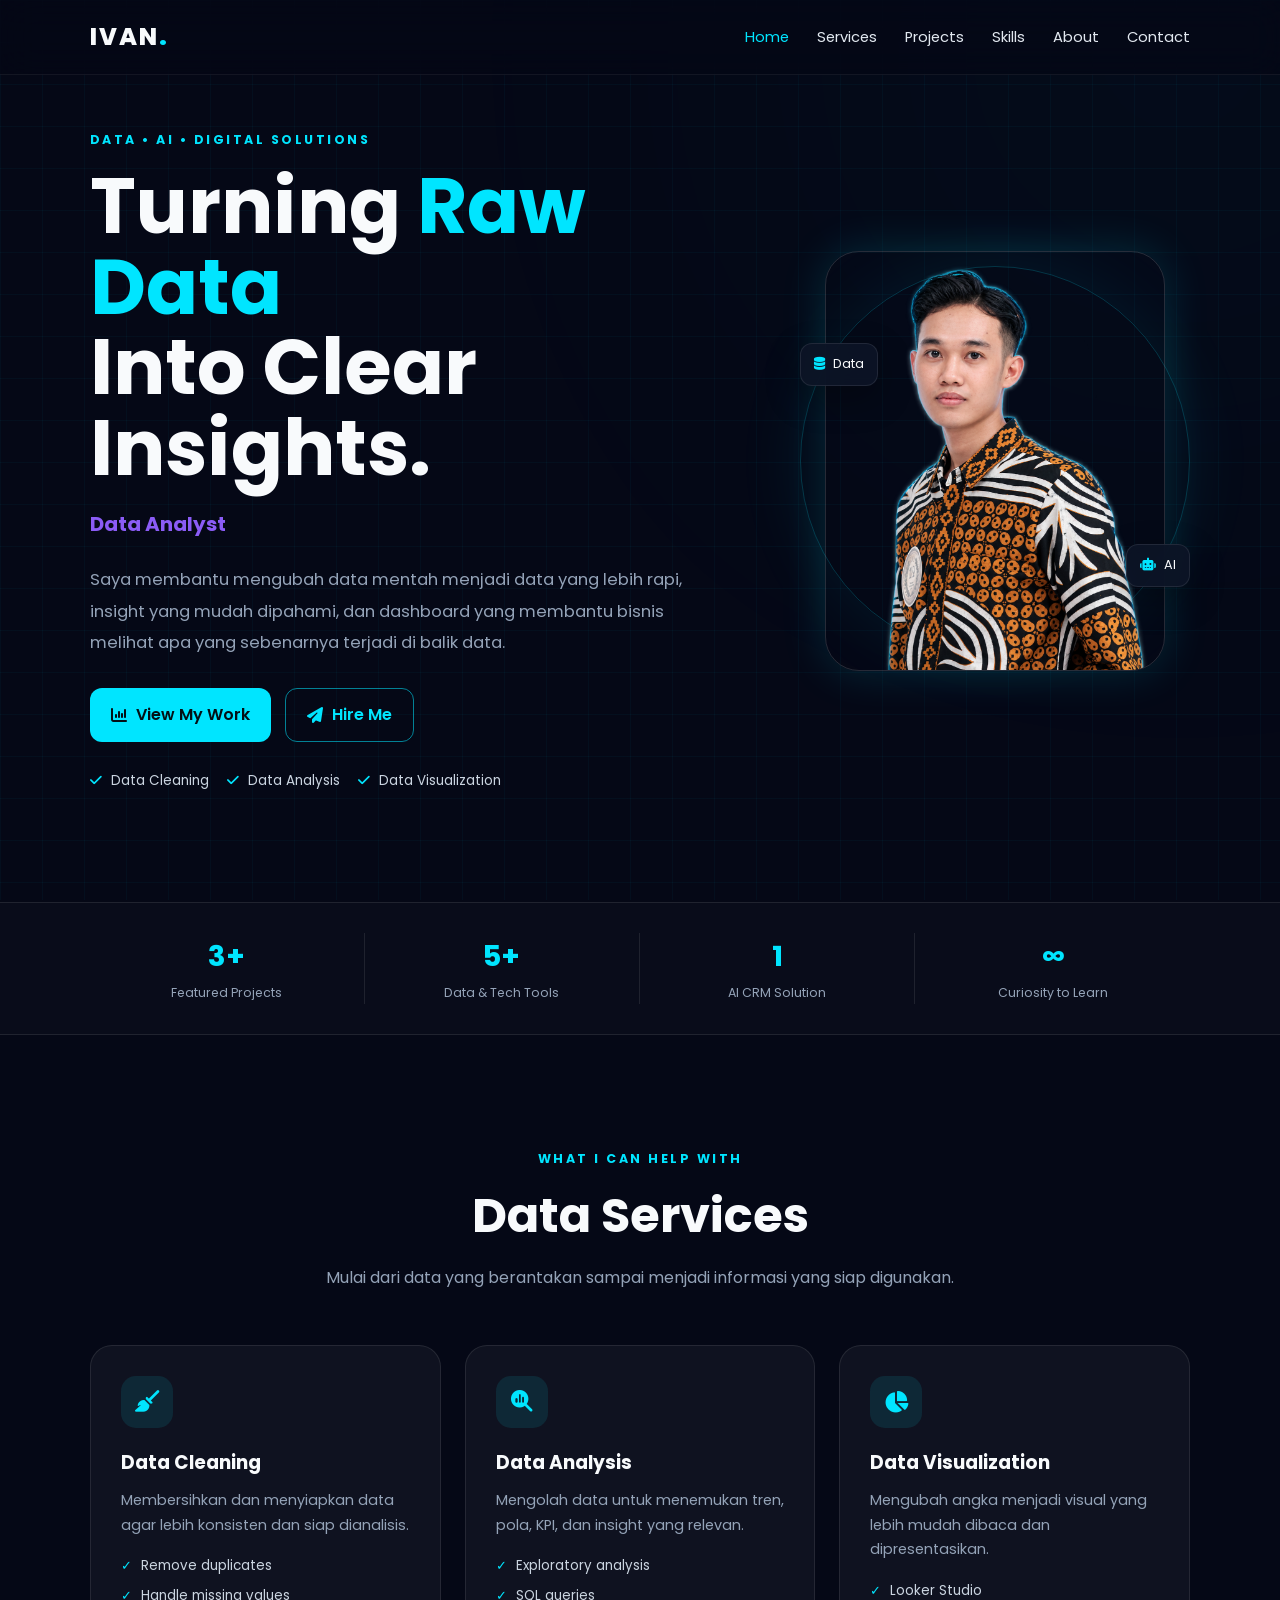
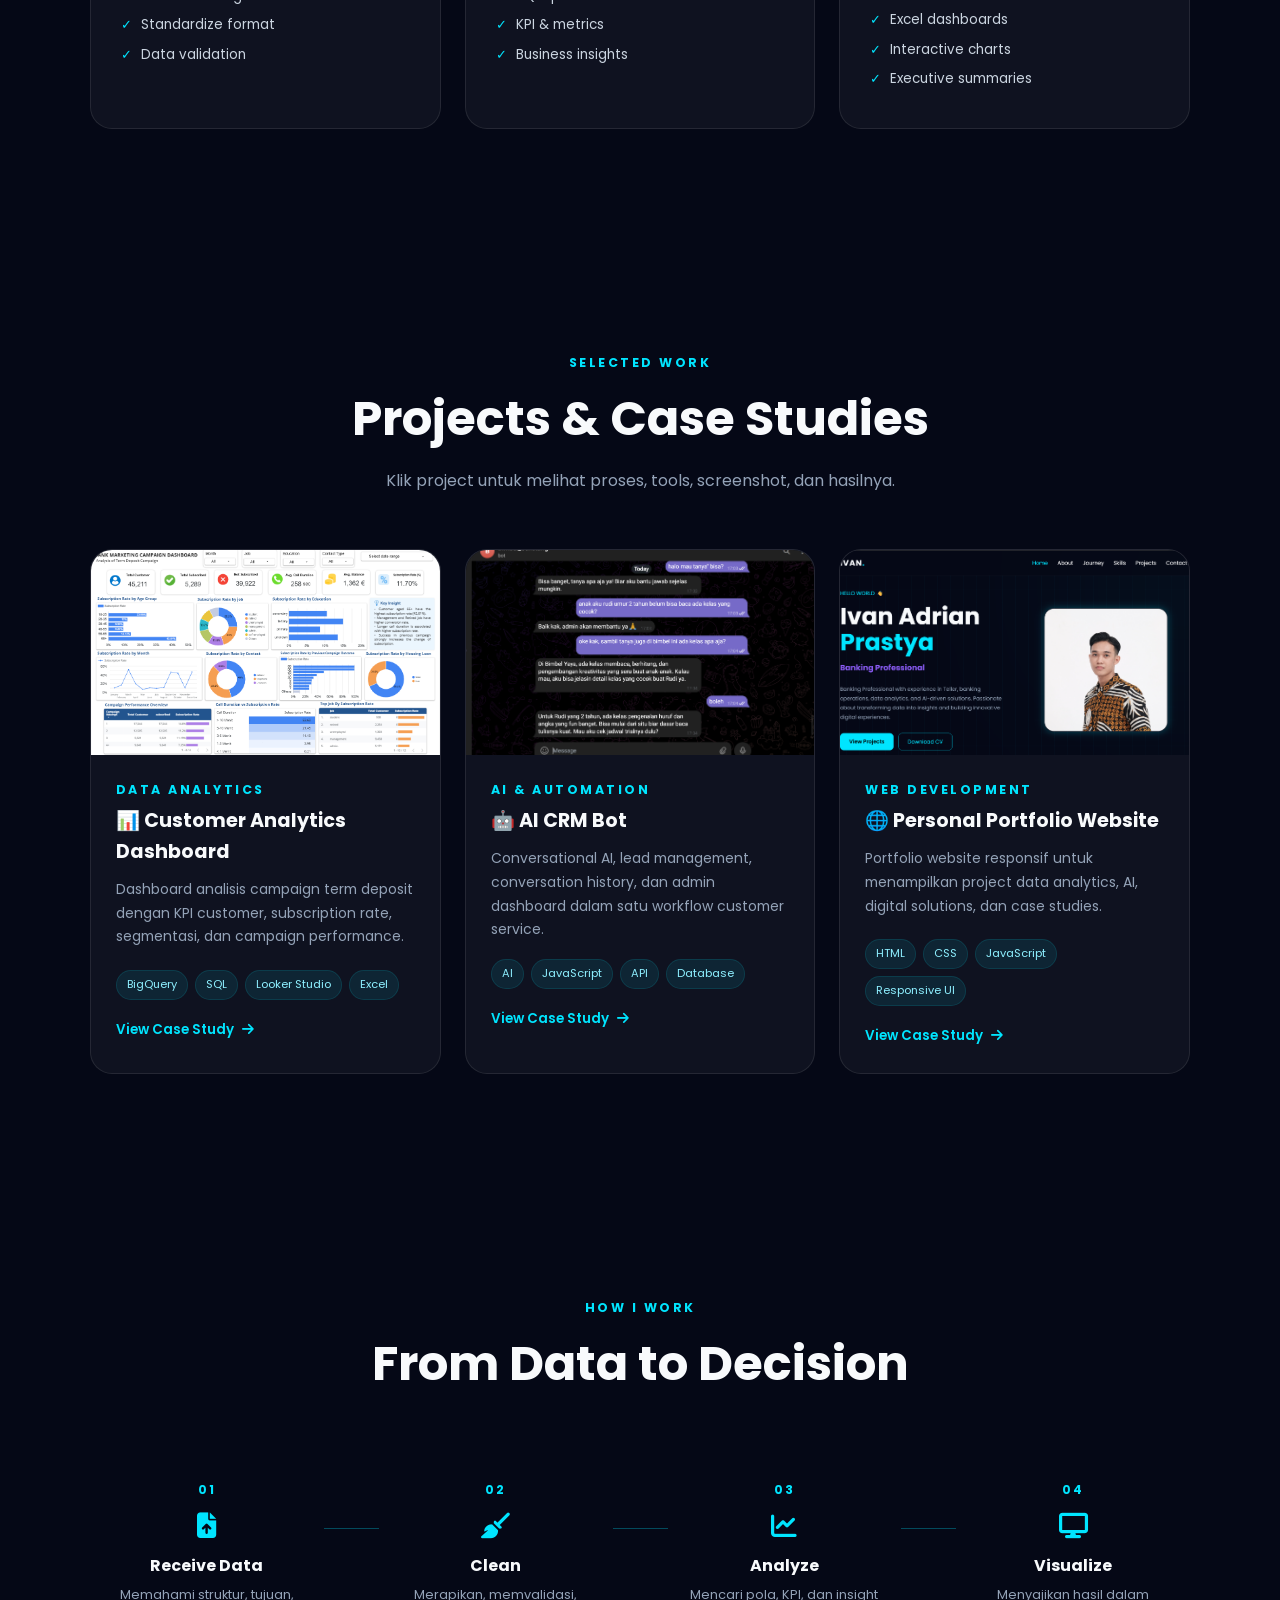
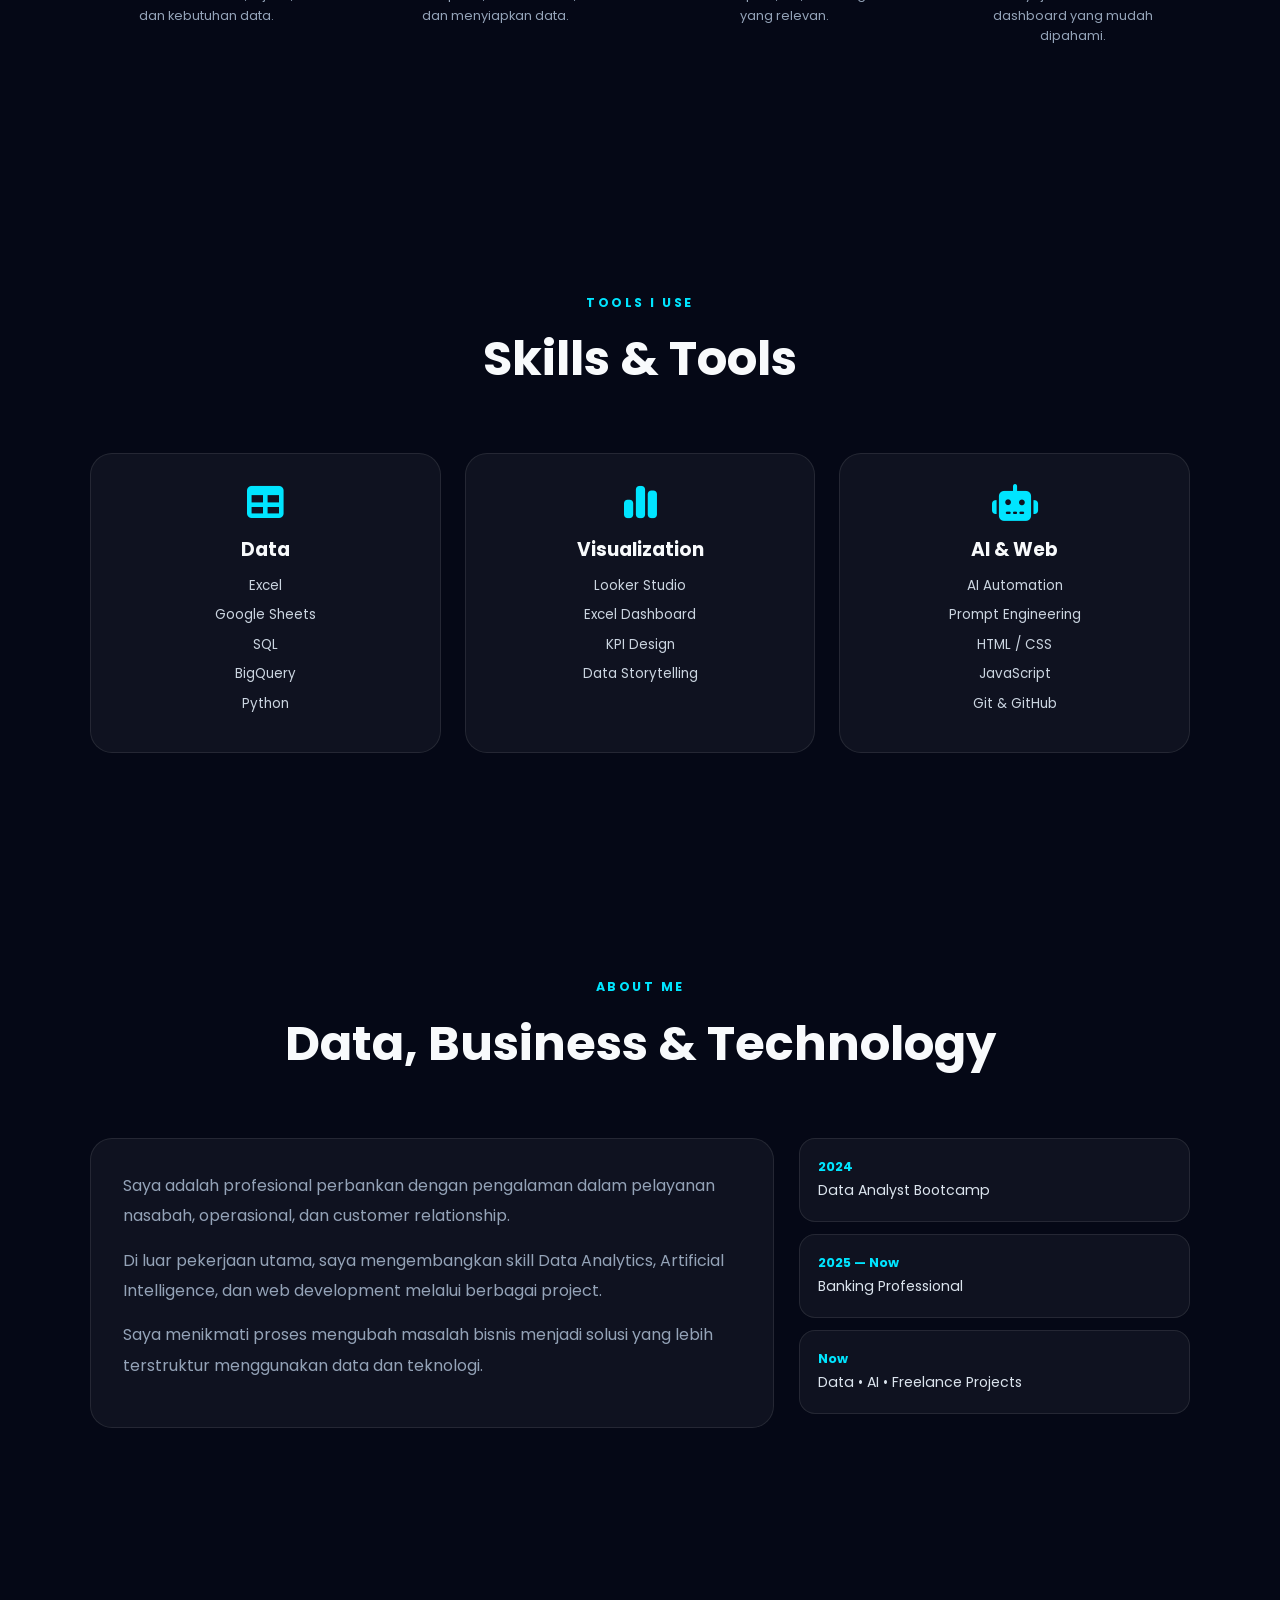
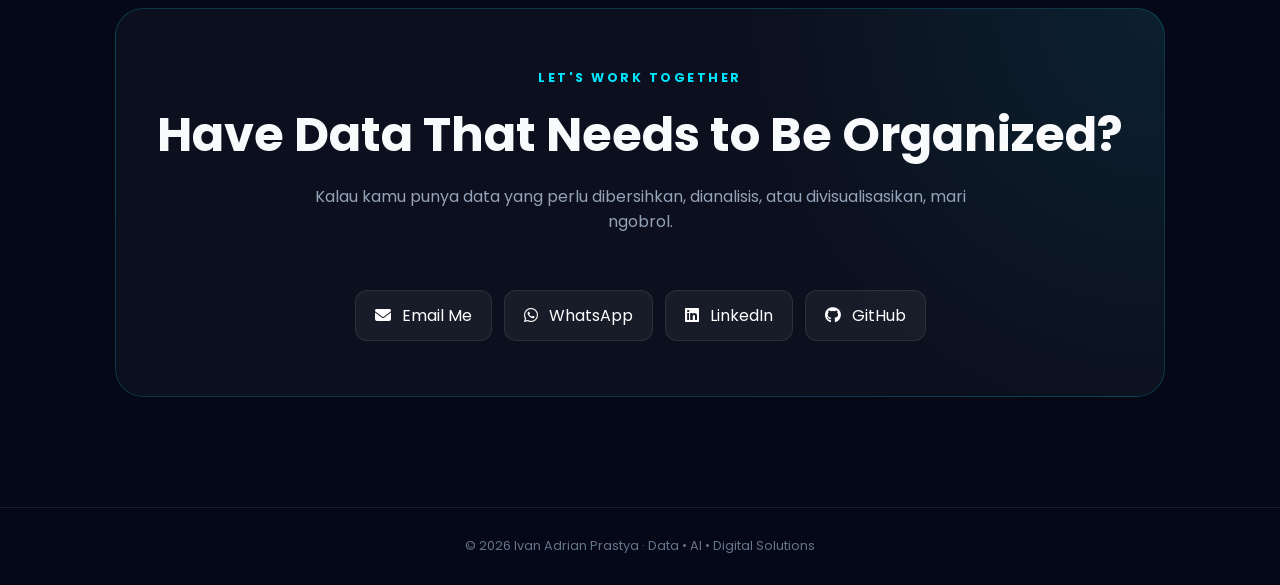
<file: index.html>
<!DOCTYPE html>
<html lang="id">
<head>
    <meta charset="UTF-8">
    <meta name="viewport" content="width=device-width, initial-scale=1.0">
    <meta name="description" content="Ivan Adrian Prastya — Data Analyst & Data Visualization. Data cleaning, data analysis, dashboard, AI automation and digital solutions.">
    <meta name="keywords" content="Data Analyst, Data Cleaning, Data Visualization, Looker Studio, Excel, SQL, BigQuery, AI">
    <meta name="author" content="Ivan Adrian Prastya">
    <title>Ivan Adrian Prastya | Data Analyst & Data Visualization</title>

    <link href="https://fonts.googleapis.com/css2?family=Poppins:wght@300;400;500;600;700;800&display=swap" rel="stylesheet">
    <link rel="stylesheet" href="https://cdnjs.cloudflare.com/ajax/libs/font-awesome/6.5.1/css/all.min.css">
    <link rel="stylesheet" href="https://unpkg.com/aos@2.3.4/dist/aos.css">
    <link rel="stylesheet" href="css/style.css">
    <script src="js/analytics.js"></script>
</head>

<body>
<nav class="navbar">
    <a class="logo" href="#home">IVAN<span>.</span></a>
    <ul class="nav-menu">
        <li><a href="#home">Home</a></li>
        <li><a href="#services">Services</a></li>
        <li><a href="#projects">Projects</a></li>
        <li><a href="#skills">Skills</a></li>
        <li><a href="#about">About</a></li>
        <li><a href="#contact">Contact</a></li>
    </ul>
    <div class="menu-btn" aria-label="Open menu"><i class="fas fa-bars"></i></div>
</nav>

<main>
<section id="home" class="hero">
    <div class="hero-content" data-aos="fade-up">
        <p class="eyebrow">DATA • AI • DIGITAL SOLUTIONS</p>
        <h1>Turning <span>Raw Data</span><br>Into Clear Insights.</h1>
        <h2 id="typing-text"></h2>
        <p class="hero-description">
            Saya membantu mengubah data mentah menjadi data yang lebih rapi, insight yang mudah dipahami,
            dan dashboard yang membantu bisnis melihat apa yang sebenarnya terjadi di balik data.
        </p>
        <div class="hero-buttons">
            <a href="#projects" class="btn-primary" data-analytics="view-work"><i class="fa-solid fa-chart-column"></i> View My Work</a>
            <a href="#contact" class="btn-secondary" data-analytics="hire-me"><i class="fa-solid fa-paper-plane"></i> Hire Me</a>
        </div>
        <div class="hero-proof">
            <span><i class="fa-solid fa-check"></i> Data Cleaning</span>
            <span><i class="fa-solid fa-check"></i> Data Analysis</span>
            <span><i class="fa-solid fa-check"></i> Data Visualization</span>
        </div>
    </div>
    <div class="hero-image" data-aos="zoom-in">
        <div class="image-ring"></div>
        <img src="assets/profile.png" alt="Ivan Adrian Prastya">
        <div class="floating-badge badge-one"><i class="fa-solid fa-database"></i><span>Data</span></div>
        <div class="floating-badge badge-two"><i class="fa-solid fa-robot"></i><span>AI</span></div>
    </div>
</section>

<section class="stats-strip">
    <div class="stat"><strong>3+</strong><span>Featured Projects</span></div>
    <div class="stat"><strong>5+</strong><span>Data & Tech Tools</span></div>
    <div class="stat"><strong>1</strong><span>AI CRM Solution</span></div>
    <div class="stat"><strong>∞</strong><span>Curiosity to Learn</span></div>
</section>

<section id="services" class="services">
    <div class="section-title">
        <span>WHAT I CAN HELP WITH</span>
        <h2>Data Services</h2>
        <p>Mulai dari data yang berantakan sampai menjadi informasi yang siap digunakan.</p>
    </div>
    <div class="service-grid">
        <article class="service-card" data-aos="fade-up">
            <div class="service-icon"><i class="fa-solid fa-broom"></i></div>
            <h3>Data Cleaning</h3>
            <p>Membersihkan dan menyiapkan data agar lebih konsisten dan siap dianalisis.</p>
            <ul><li>Remove duplicates</li><li>Handle missing values</li><li>Standardize format</li><li>Data validation</li></ul>
        </article>
        <article class="service-card" data-aos="fade-up" data-aos-delay="100">
            <div class="service-icon"><i class="fa-solid fa-magnifying-glass-chart"></i></div>
            <h3>Data Analysis</h3>
            <p>Mengolah data untuk menemukan tren, pola, KPI, dan insight yang relevan.</p>
            <ul><li>Exploratory analysis</li><li>SQL queries</li><li>KPI & metrics</li><li>Business insights</li></ul>
        </article>
        <article class="service-card" data-aos="fade-up" data-aos-delay="200">
            <div class="service-icon"><i class="fa-solid fa-chart-pie"></i></div>
            <h3>Data Visualization</h3>
            <p>Mengubah angka menjadi visual yang lebih mudah dibaca dan dipresentasikan.</p>
            <ul><li>Looker Studio</li><li>Excel dashboards</li><li>Interactive charts</li><li>Executive summaries</li></ul>
        </article>
    </div>
</section>

<section id="projects" class="projects">
    <div class="section-title">
        <span>SELECTED WORK</span>
        <h2>Projects & Case Studies</h2>
        <p>Klik project untuk melihat proses, tools, screenshot, dan hasilnya.</p>
    </div>
    <div class="project-grid">
        <a class="project-card featured" href="projects/bank-marketing.html" data-aos="fade-up">
            <div class="project-image"><img src="assets/customer-analytics-dashboard.png" alt="Customer Analytics Dashboard"></div>
            <div class="project-body">
                <div class="project-label">DATA ANALYTICS</div>
                <h3>📊 Customer Analytics Dashboard</h3>
                <p>Dashboard analisis campaign term deposit dengan KPI customer, subscription rate, segmentasi, dan campaign performance.</p>
                <div class="tags"><span>BigQuery</span><span>SQL</span><span>Looker Studio</span><span>Excel</span></div>
                <span class="case-link">View Case Study <i class="fa-solid fa-arrow-right"></i></span>
            </div>
        </a>

        <a class="project-card" href="projects/ai-crm-bot.html" data-aos="fade-up" data-aos-delay="100">
            <div class="project-image"><img src="assets/ai-crm-bot.png" alt="AI CRM Bot"></div>
            <div class="project-body">
                <div class="project-label">AI & AUTOMATION</div>
                <h3>🤖 AI CRM Bot</h3>
                <p>Conversational AI, lead management, conversation history, dan admin dashboard dalam satu workflow customer service.</p>
                <div class="tags"><span>AI</span><span>JavaScript</span><span>API</span><span>Database</span></div>
                <span class="case-link">View Case Study <i class="fa-solid fa-arrow-right"></i></span>
            </div>
        </a>

        <a class="project-card" href="projects/portfolio-website.html" data-aos="fade-up" data-aos-delay="200">
            <div class="project-image"><img src="assets/portfolio-home.png" alt="Personal Portfolio Website"></div>
            <div class="project-body">
                <div class="project-label">WEB DEVELOPMENT</div>
                <h3>🌐 Personal Portfolio Website</h3>
                <p>Portfolio website responsif untuk menampilkan project data analytics, AI, digital solutions, dan case studies.</p>
                <div class="tags"><span>HTML</span><span>CSS</span><span>JavaScript</span><span>Responsive UI</span></div>
                <span class="case-link">View Case Study <i class="fa-solid fa-arrow-right"></i></span>
            </div>
        </a>
    </div>
</section>

<section class="process">
    <div class="section-title">
        <span>HOW I WORK</span>
        <h2>From Data to Decision</h2>
    </div>
    <div class="process-grid">
        <div class="process-step"><b>01</b><i class="fa-solid fa-file-arrow-up"></i><h3>Receive Data</h3><p>Memahami struktur, tujuan, dan kebutuhan data.</p></div>
        <div class="process-line"></div>
        <div class="process-step"><b>02</b><i class="fa-solid fa-broom"></i><h3>Clean</h3><p>Merapikan, memvalidasi, dan menyiapkan data.</p></div>
        <div class="process-line"></div>
        <div class="process-step"><b>03</b><i class="fa-solid fa-chart-line"></i><h3>Analyze</h3><p>Mencari pola, KPI, dan insight yang relevan.</p></div>
        <div class="process-line"></div>
        <div class="process-step"><b>04</b><i class="fa-solid fa-display"></i><h3>Visualize</h3><p>Menyajikan hasil dalam dashboard yang mudah dipahami.</p></div>
    </div>
</section>

<section id="skills" class="skills">
    <div class="section-title"><span>TOOLS I USE</span><h2>Skills & Tools</h2></div>
    <div class="skills-grid">
        <div class="skill-card"><i class="fa-solid fa-table"></i><h3>Data</h3><ul><li>Excel</li><li>Google Sheets</li><li>SQL</li><li>BigQuery</li><li>Python</li></ul></div>
        <div class="skill-card"><i class="fa-solid fa-chart-simple"></i><h3>Visualization</h3><ul><li>Looker Studio</li><li>Excel Dashboard</li><li>KPI Design</li><li>Data Storytelling</li></ul></div>
        <div class="skill-card"><i class="fa-solid fa-robot"></i><h3>AI & Web</h3><ul><li>AI Automation</li><li>Prompt Engineering</li><li>HTML / CSS</li><li>JavaScript</li><li>Git & GitHub</li></ul></div>
    </div>
</section>

<section id="about" class="about">
    <div class="section-title"><span>ABOUT ME</span><h2>Data, Business & Technology</h2></div>
    <div class="about-grid">
        <div class="glass-card">
            <p>Saya adalah profesional perbankan dengan pengalaman dalam pelayanan nasabah, operasional, dan customer relationship.</p>
            <p>Di luar pekerjaan utama, saya mengembangkan skill Data Analytics, Artificial Intelligence, dan web development melalui berbagai project.</p>
            <p>Saya menikmati proses mengubah masalah bisnis menjadi solusi yang lebih terstruktur menggunakan data dan teknologi.</p>
        </div>
        <div class="mini-timeline">
            <div><b>2024</b><span>Data Analyst Bootcamp</span></div>
            <div><b>2025 — Now</b><span>Banking Professional</span></div>
            <div><b>Now</b><span>Data • AI • Freelance Projects</span></div>
        </div>
    </div>
</section>

<section id="contact" class="contact">
    <div class="contact-card">
        <div class="section-title">
            <span>LET'S WORK TOGETHER</span>
            <h2>Have Data That Needs to Be Organized?</h2>
            <p>Kalau kamu punya data yang perlu dibersihkan, dianalisis, atau divisualisasikan, mari ngobrol.</p>
        </div>
        <div class="contact-container">
            <a id="email-link"><i class="fas fa-envelope"></i> Email Me</a>
            <a id="whatsapp-link" target="_blank" rel="noopener"><i class="fab fa-whatsapp"></i> WhatsApp</a>
            <a id="linkedin-link" target="_blank" rel="noopener"><i class="fab fa-linkedin"></i> LinkedIn</a>
            <a id="github-link" target="_blank" rel="noopener"><i class="fab fa-github"></i> GitHub</a>
        </div>
    </div>
</section>
</main>

<footer><p>© 2026 Ivan Adrian Prastya · Data • AI • Digital Solutions</p></footer>

<script src="https://unpkg.com/aos@2.3.4/dist/aos.js"></script>
<script src="js/config.js"></script>
<script src="js/script.js"></script>
</body>
</html>
</file>
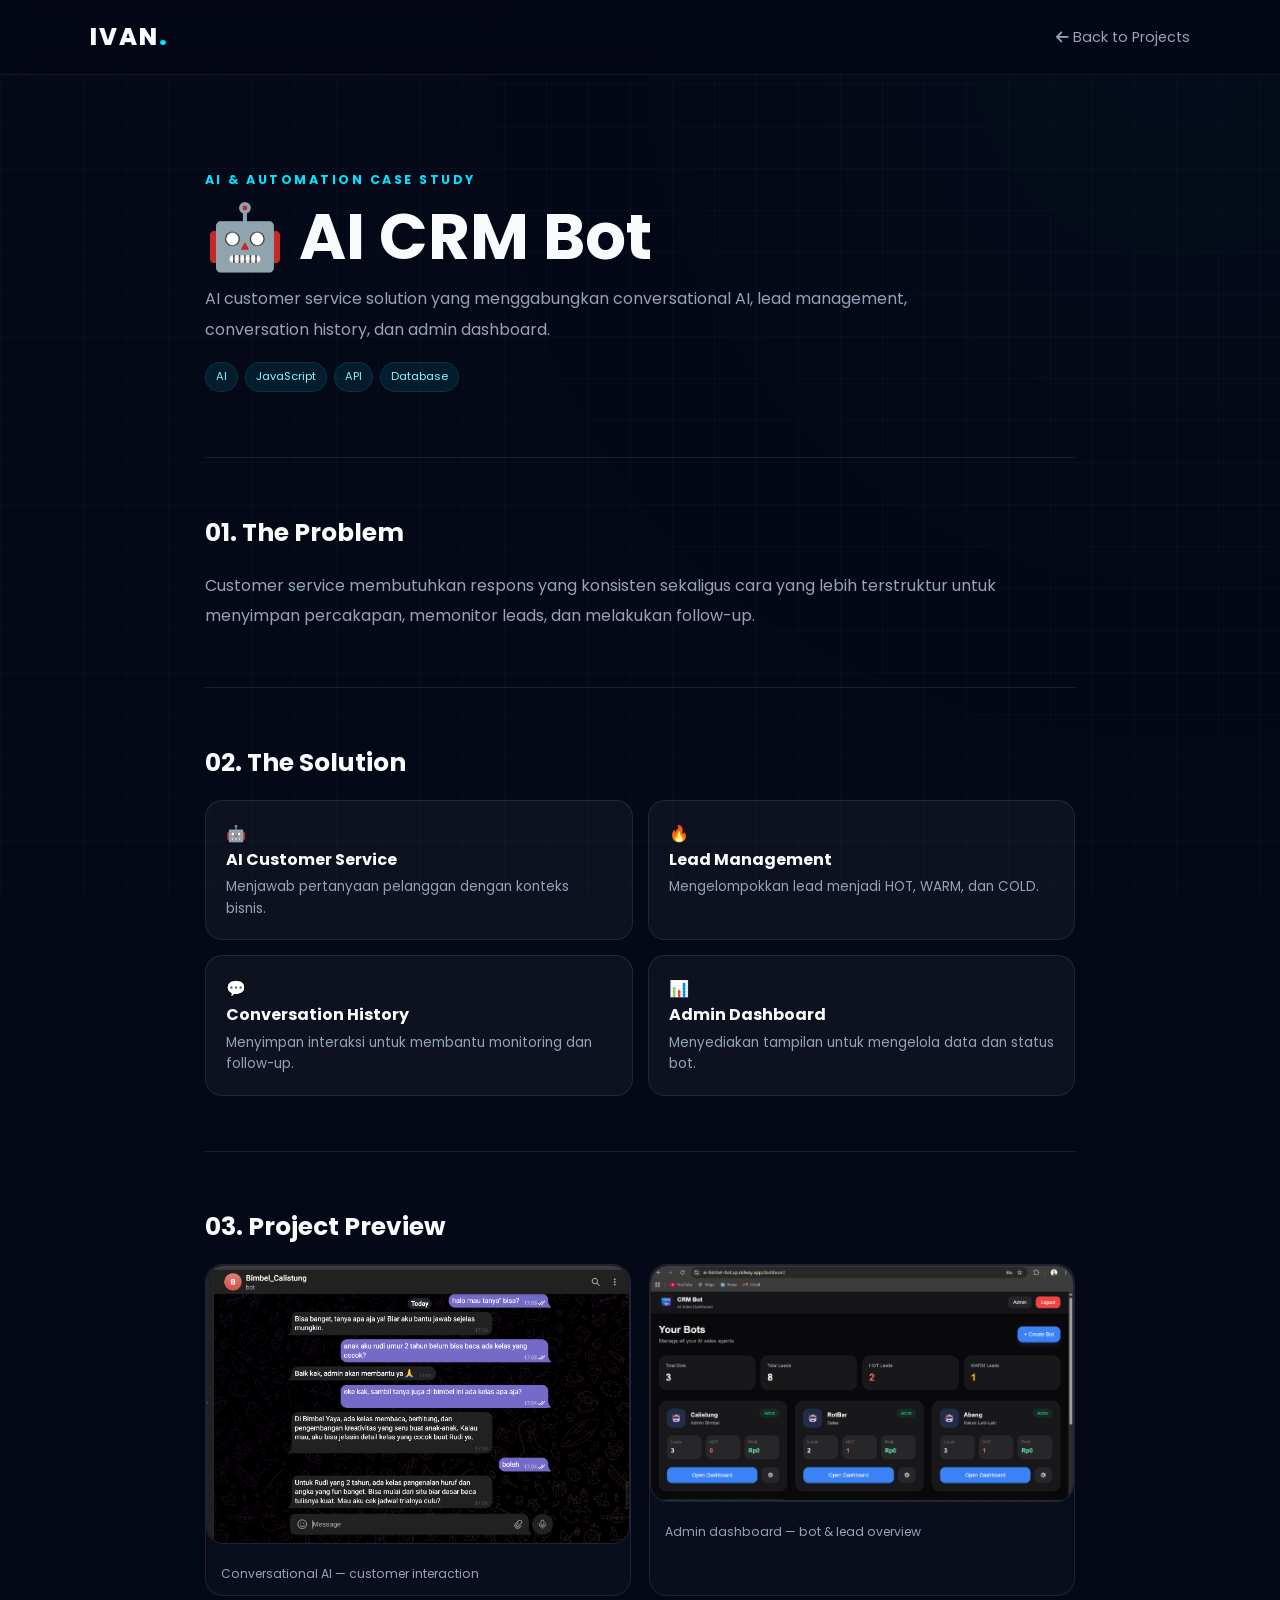
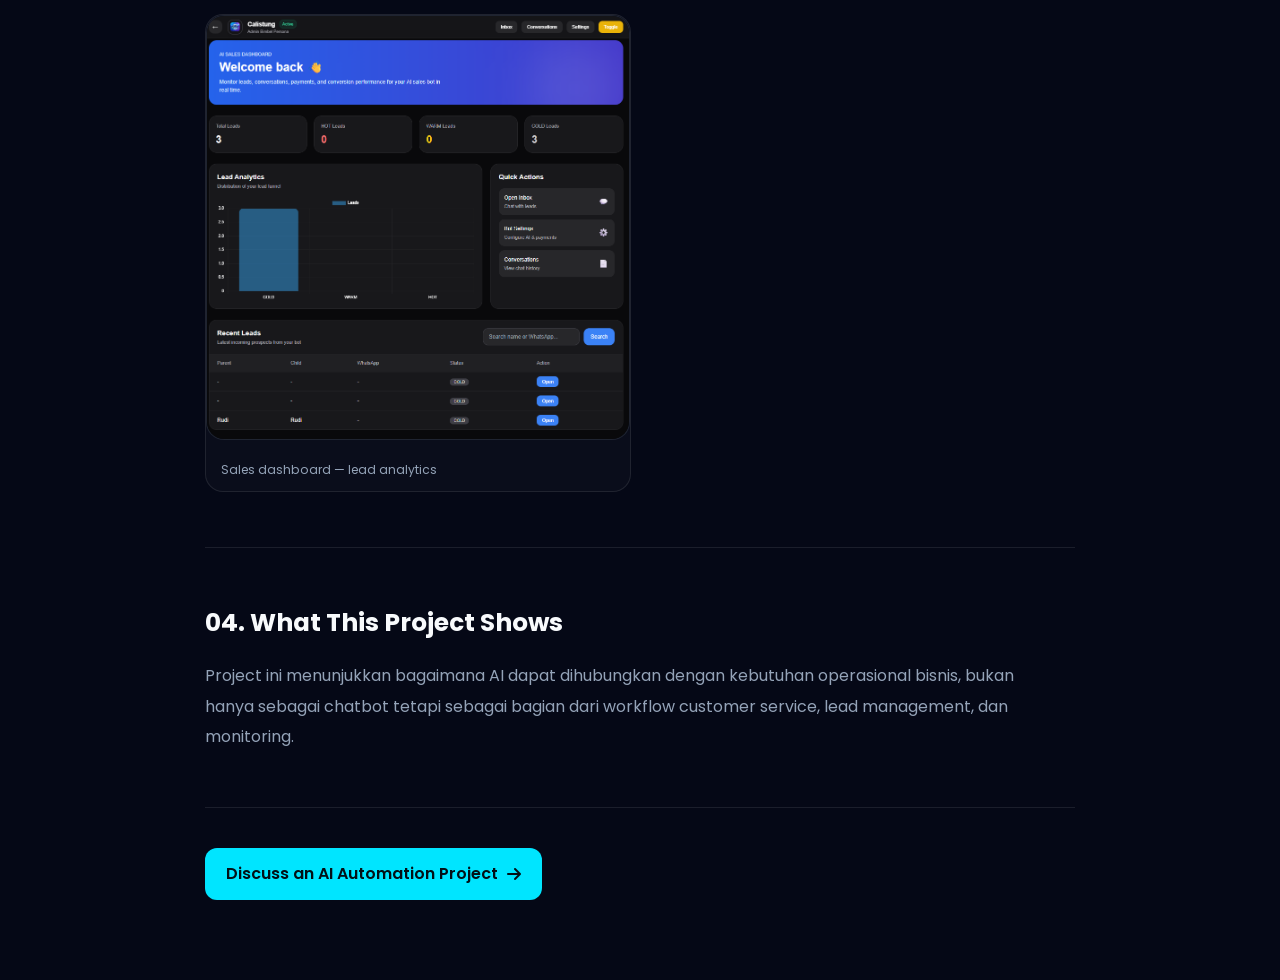
<file: projects/ai-crm-bot.html>
<!DOCTYPE html>
<html lang="id"><head><meta charset="UTF-8"><meta name="viewport" content="width=device-width, initial-scale=1.0">
<title>AI CRM Bot | Ivan Adrian Prastya</title><link href="https://fonts.googleapis.com/css2?family=Poppins:wght@300;400;500;600;700&display=swap" rel="stylesheet">
<link rel="stylesheet" href="https://cdnjs.cloudflare.com/ajax/libs/font-awesome/6.5.1/css/all.min.css"><link rel="stylesheet" href="../css/style.css">    <script src="../js/analytics.js"></script>
</head>
<body class="case-page"><nav class="navbar"><a class="logo" href="../index.html">IVAN<span>.</span></a><a class="back-link" href="../index.html#projects"><i class="fa-solid fa-arrow-left"></i> Back to Projects</a></nav>
<main class="case-main">
<div class="case-hero"><div class="project-label">AI & AUTOMATION CASE STUDY</div><h1>🤖 AI CRM Bot</h1><p>AI customer service solution yang menggabungkan conversational AI, lead management, conversation history, dan admin dashboard.</p><div class="tags"><span>AI</span><span>JavaScript</span><span>API</span><span>Database</span></div></div>
<section class="case-section"><h2>01. The Problem</h2><p>Customer service membutuhkan respons yang konsisten sekaligus cara yang lebih terstruktur untuk menyimpan percakapan, memonitor leads, dan melakukan follow-up.</p></section>
<section class="case-section"><h2>02. The Solution</h2><div class="case-list">
<div>🤖 <b>AI Customer Service</b><span>Menjawab pertanyaan pelanggan dengan konteks bisnis.</span></div>
<div>🔥 <b>Lead Management</b><span>Mengelompokkan lead menjadi HOT, WARM, dan COLD.</span></div>
<div>💬 <b>Conversation History</b><span>Menyimpan interaksi untuk membantu monitoring dan follow-up.</span></div>
<div>📊 <b>Admin Dashboard</b><span>Menyediakan tampilan untuk mengelola data dan status bot.</span></div>
</div></section>
<section class="case-section"><h2>03. Project Preview</h2>
<div class="case-gallery">
    <figure><img src="../assets/ai-crm-bot.png" alt="AI CRM Bot WhatsApp conversation"><figcaption>Conversational AI — customer interaction</figcaption></figure>
    <figure><img src="../assets/dashboard-1.png" alt="AI CRM Bot admin dashboard overview"><figcaption>Admin dashboard — bot & lead overview</figcaption></figure>
    <figure><img src="../assets/dashboard-2.png" alt="AI CRM Bot sales dashboard"><figcaption>Sales dashboard — lead analytics</figcaption></figure>
</div></section>
<section class="case-section"><h2>04. What This Project Shows</h2><p>Project ini menunjukkan bagaimana AI dapat dihubungkan dengan kebutuhan operasional bisnis, bukan hanya sebagai chatbot tetapi sebagai bagian dari workflow customer service, lead management, dan monitoring.</p></section>
<a class="btn-primary case-cta" href="../index.html#contact">Discuss an AI Automation Project <i class="fa-solid fa-arrow-right"></i></a>
</main></body></html>
</file>
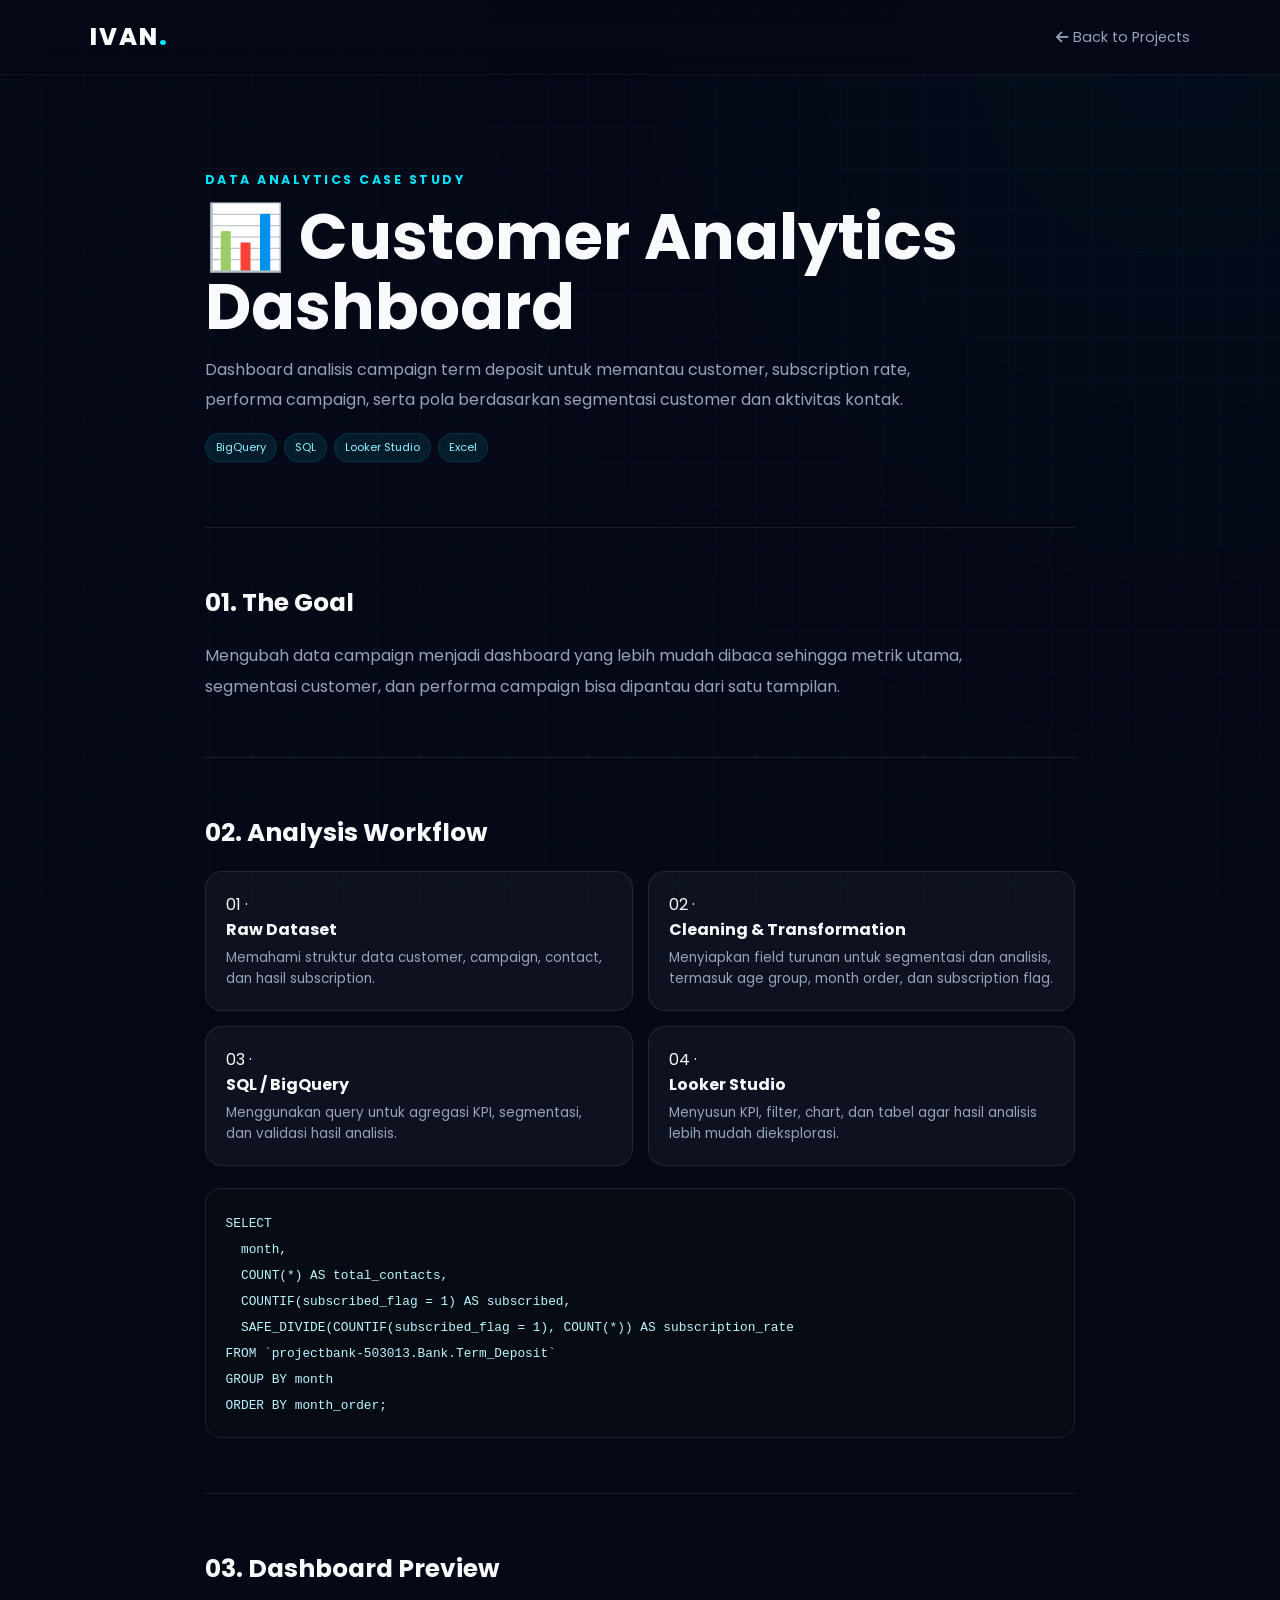
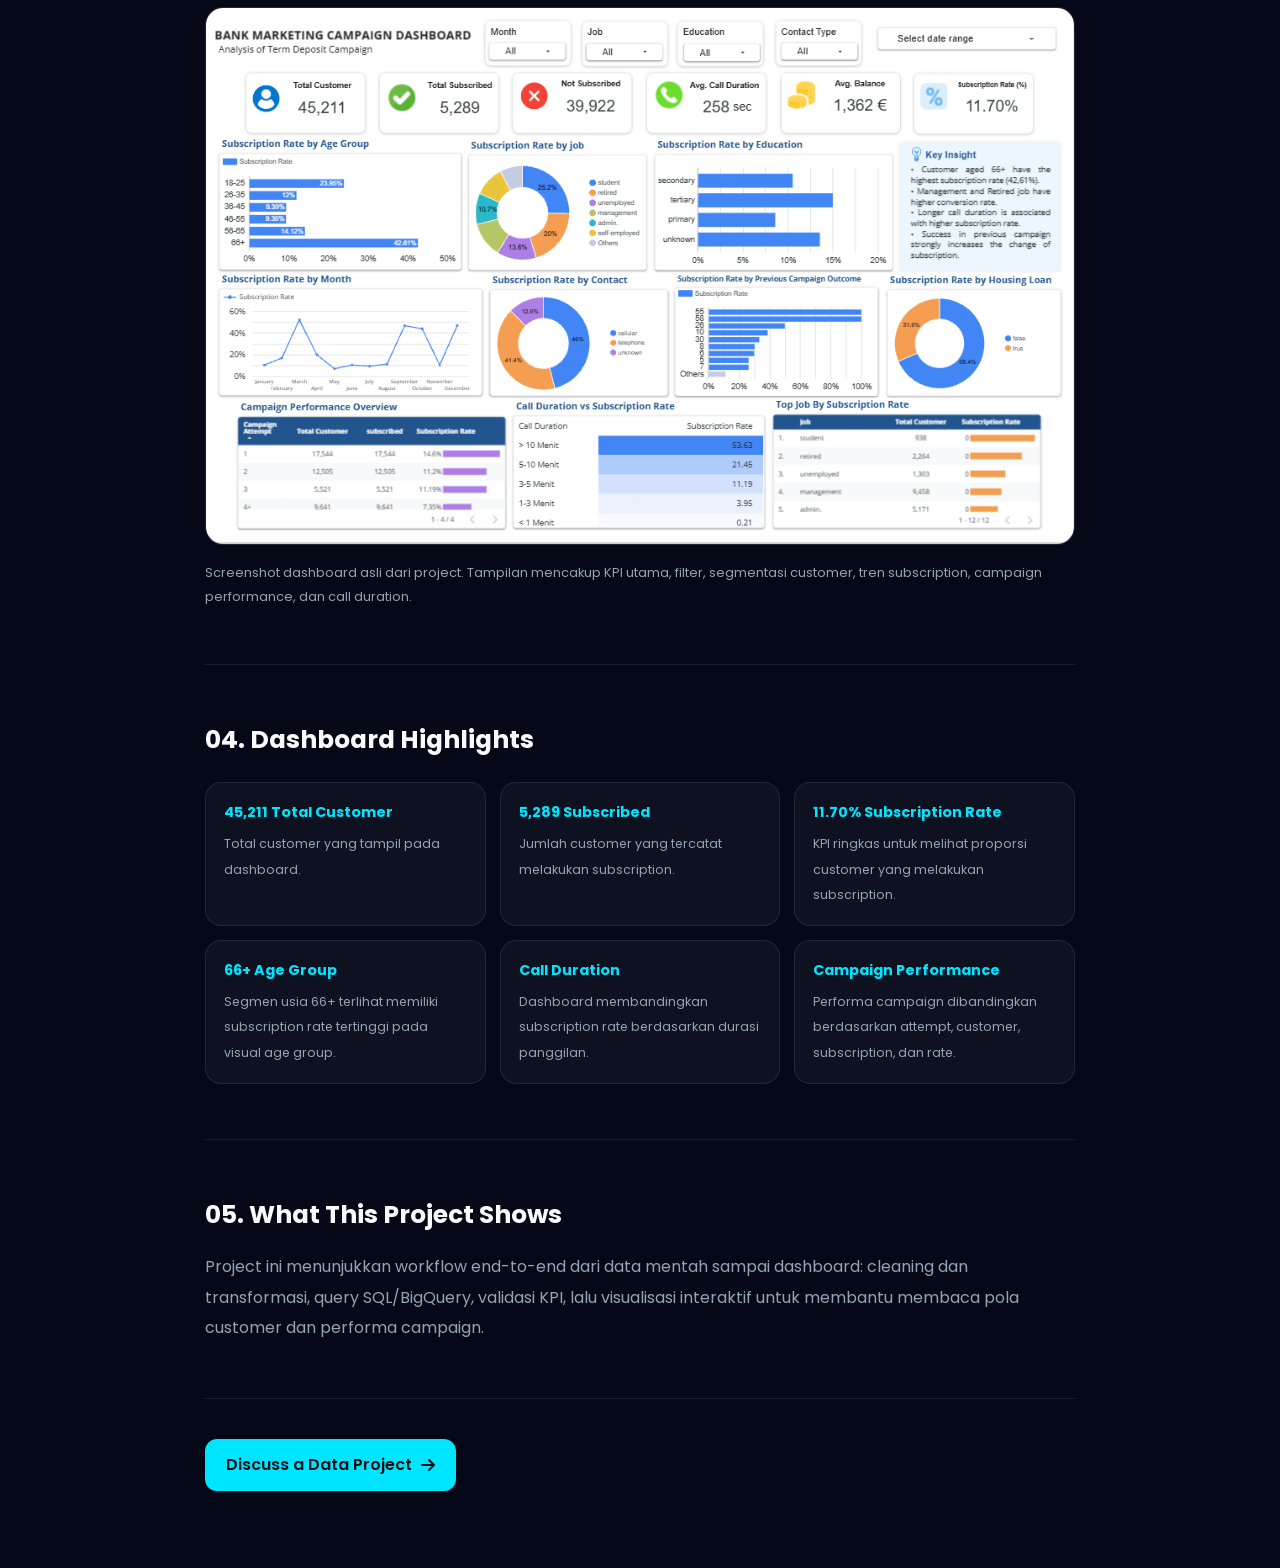
<file: projects/bank-marketing.html>
<!DOCTYPE html>
<html lang="id"><head><meta charset="UTF-8"><meta name="viewport" content="width=device-width, initial-scale=1.0">
<title>Customer Analytics Dashboard | Ivan Adrian Prastya</title>
<meta name="description" content="Customer Analytics Dashboard untuk menganalisis performa term deposit campaign menggunakan data, SQL/BigQuery, dan Looker Studio.">
<link href="https://fonts.googleapis.com/css2?family=Poppins:wght@300;400;500;600;700&display=swap" rel="stylesheet">
<link rel="stylesheet" href="https://cdnjs.cloudflare.com/ajax/libs/font-awesome/6.5.1/css/all.min.css"><link rel="stylesheet" href="../css/style.css">    <script src="../js/analytics.js"></script>
</head>
<body class="case-page">
<nav class="navbar"><a class="logo" href="../index.html">IVAN<span>.</span></a><a class="back-link" href="../index.html#projects"><i class="fa-solid fa-arrow-left"></i> Back to Projects</a></nav>
<main class="case-main">
<div class="case-hero">
    <div class="project-label">DATA ANALYTICS CASE STUDY</div>
    <h1>📊 Customer Analytics Dashboard</h1>
    <p>Dashboard analisis campaign term deposit untuk memantau customer, subscription rate, performa campaign, serta pola berdasarkan segmentasi customer dan aktivitas kontak.</p>
    <div class="tags"><span>BigQuery</span><span>SQL</span><span>Looker Studio</span><span>Excel</span></div>
</div>
<section class="case-section">
    <h2>01. The Goal</h2>
    <p>Mengubah data campaign menjadi dashboard yang lebih mudah dibaca sehingga metrik utama, segmentasi customer, dan performa campaign bisa dipantau dari satu tampilan.</p>
</section>
<section class="case-section">
    <h2>02. Analysis Workflow</h2>
    <div class="case-list">
        <div>01 · <b>Raw Dataset</b><span>Memahami struktur data customer, campaign, contact, dan hasil subscription.</span></div>
        <div>02 · <b>Cleaning & Transformation</b><span>Menyiapkan field turunan untuk segmentasi dan analisis, termasuk age group, month order, dan subscription flag.</span></div>
        <div>03 · <b>SQL / BigQuery</b><span>Menggunakan query untuk agregasi KPI, segmentasi, dan validasi hasil analisis.</span></div>
        <div>04 · <b>Looker Studio</b><span>Menyusun KPI, filter, chart, dan tabel agar hasil analisis lebih mudah dieksplorasi.</span></div>
    </div>
    <div class="sql-box">
        <code>SELECT<br>
        &nbsp;&nbsp;month,<br>
        &nbsp;&nbsp;COUNT(*) AS total_contacts,<br>
        &nbsp;&nbsp;COUNTIF(subscribed_flag = 1) AS subscribed,<br>
        &nbsp;&nbsp;SAFE_DIVIDE(COUNTIF(subscribed_flag = 1), COUNT(*)) AS subscription_rate<br>
        FROM `projectbank-503013.Bank.Term_Deposit`<br>
        GROUP BY month<br>
        ORDER BY month_order;</code>
    </div>
</section>
<section class="case-section">
    <h2>03. Dashboard Preview</h2>
    <div class="case-gallery single">
        <img src="../assets/customer-analytics-dashboard.png" alt="Customer Analytics Dashboard - Bank Marketing Campaign">
    </div>
    <p style="margin-top:16px;font-size:.8rem;color:var(--gray)">Screenshot dashboard asli dari project. Tampilan mencakup KPI utama, filter, segmentasi customer, tren subscription, campaign performance, dan call duration.</p>
</section>
<section class="case-section">
    <h2>04. Dashboard Highlights</h2>
    <div class="insight-grid">
        <div class="insight-card"><strong>45,211 Total Customer</strong><span>Total customer yang tampil pada dashboard.</span></div>
        <div class="insight-card"><strong>5,289 Subscribed</strong><span>Jumlah customer yang tercatat melakukan subscription.</span></div>
        <div class="insight-card"><strong>11.70% Subscription Rate</strong><span>KPI ringkas untuk melihat proporsi customer yang melakukan subscription.</span></div>
        <div class="insight-card"><strong>66+ Age Group</strong><span>Segmen usia 66+ terlihat memiliki subscription rate tertinggi pada visual age group.</span></div>
        <div class="insight-card"><strong>Call Duration</strong><span>Dashboard membandingkan subscription rate berdasarkan durasi panggilan.</span></div>
        <div class="insight-card"><strong>Campaign Performance</strong><span>Performa campaign dibandingkan berdasarkan attempt, customer, subscription, dan rate.</span></div>
    </div>
</section>
<section class="case-section">
    <h2>05. What This Project Shows</h2>
    <p>Project ini menunjukkan workflow end-to-end dari data mentah sampai dashboard: cleaning dan transformasi, query SQL/BigQuery, validasi KPI, lalu visualisasi interaktif untuk membantu membaca pola customer dan performa campaign.</p>
</section>
<a class="btn-primary case-cta" href="../index.html#contact">Discuss a Data Project <i class="fa-solid fa-arrow-right"></i></a>
</main></body></html>
</file>
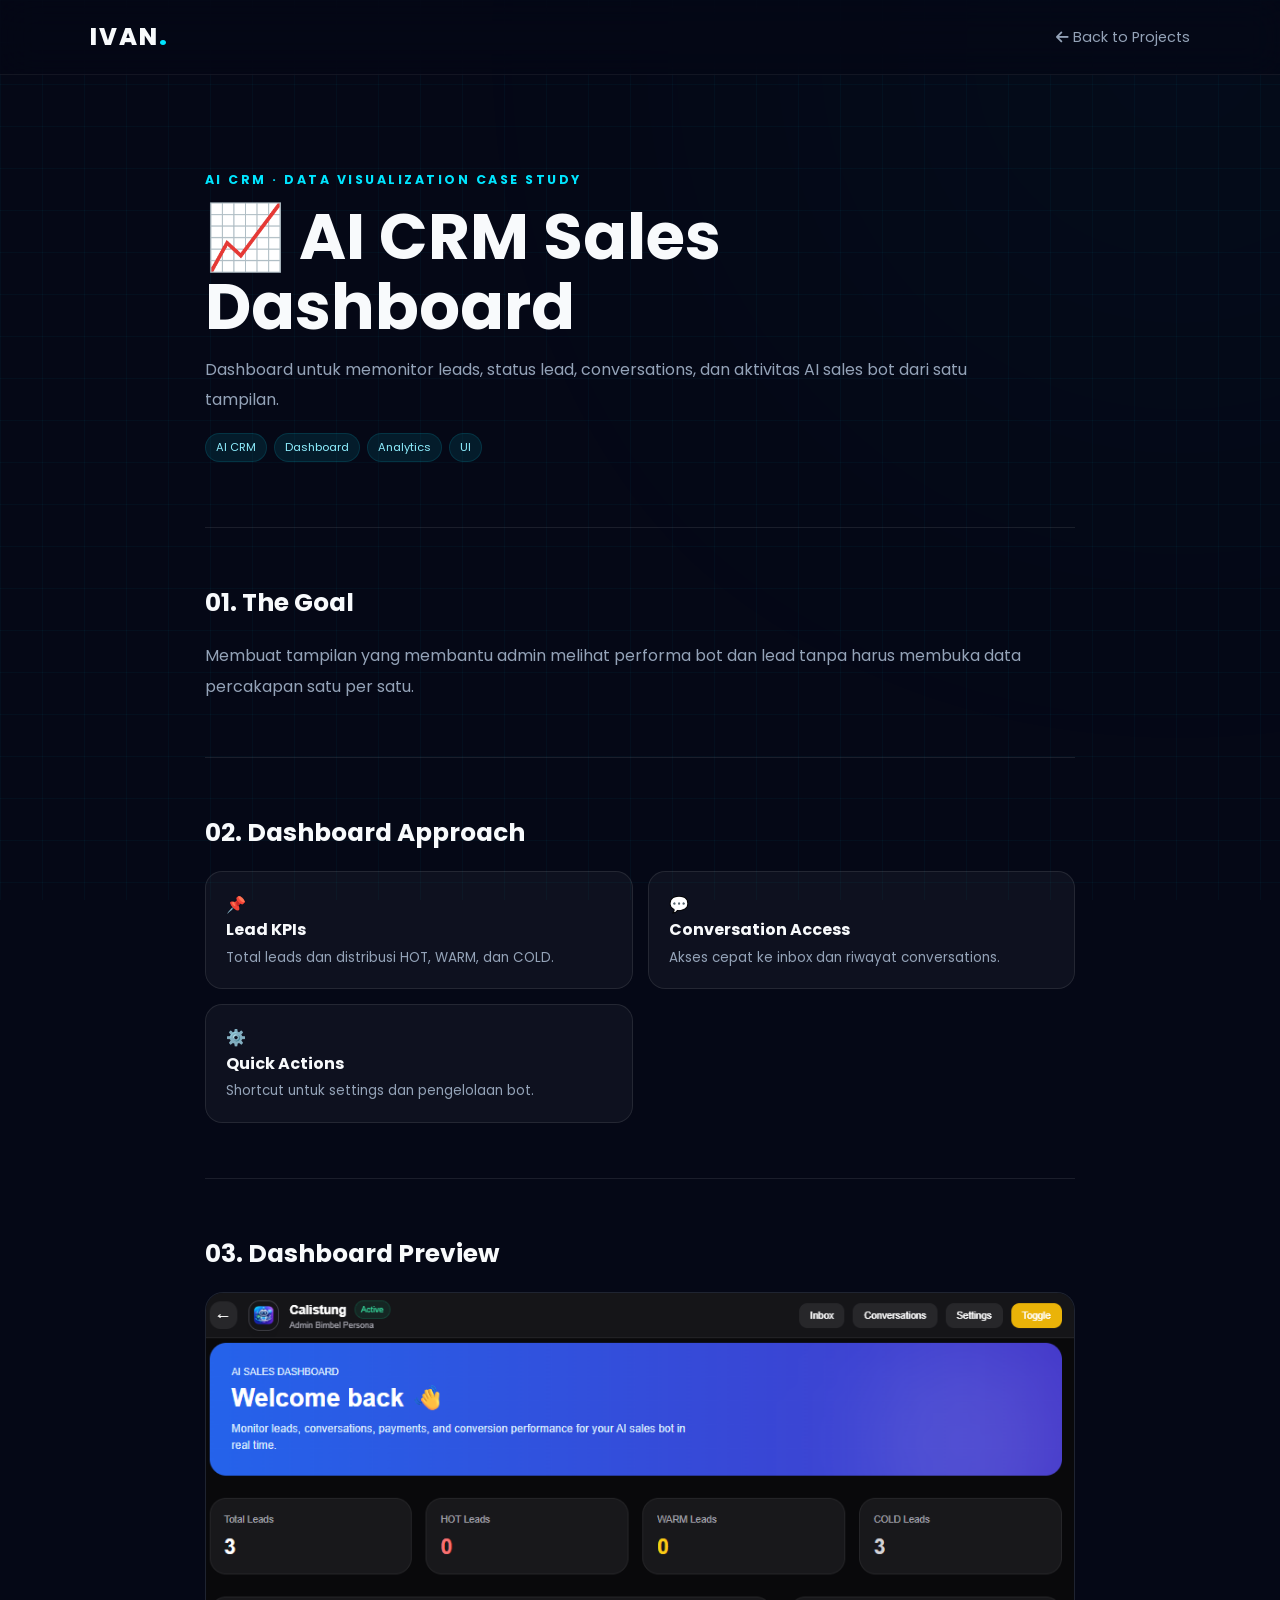
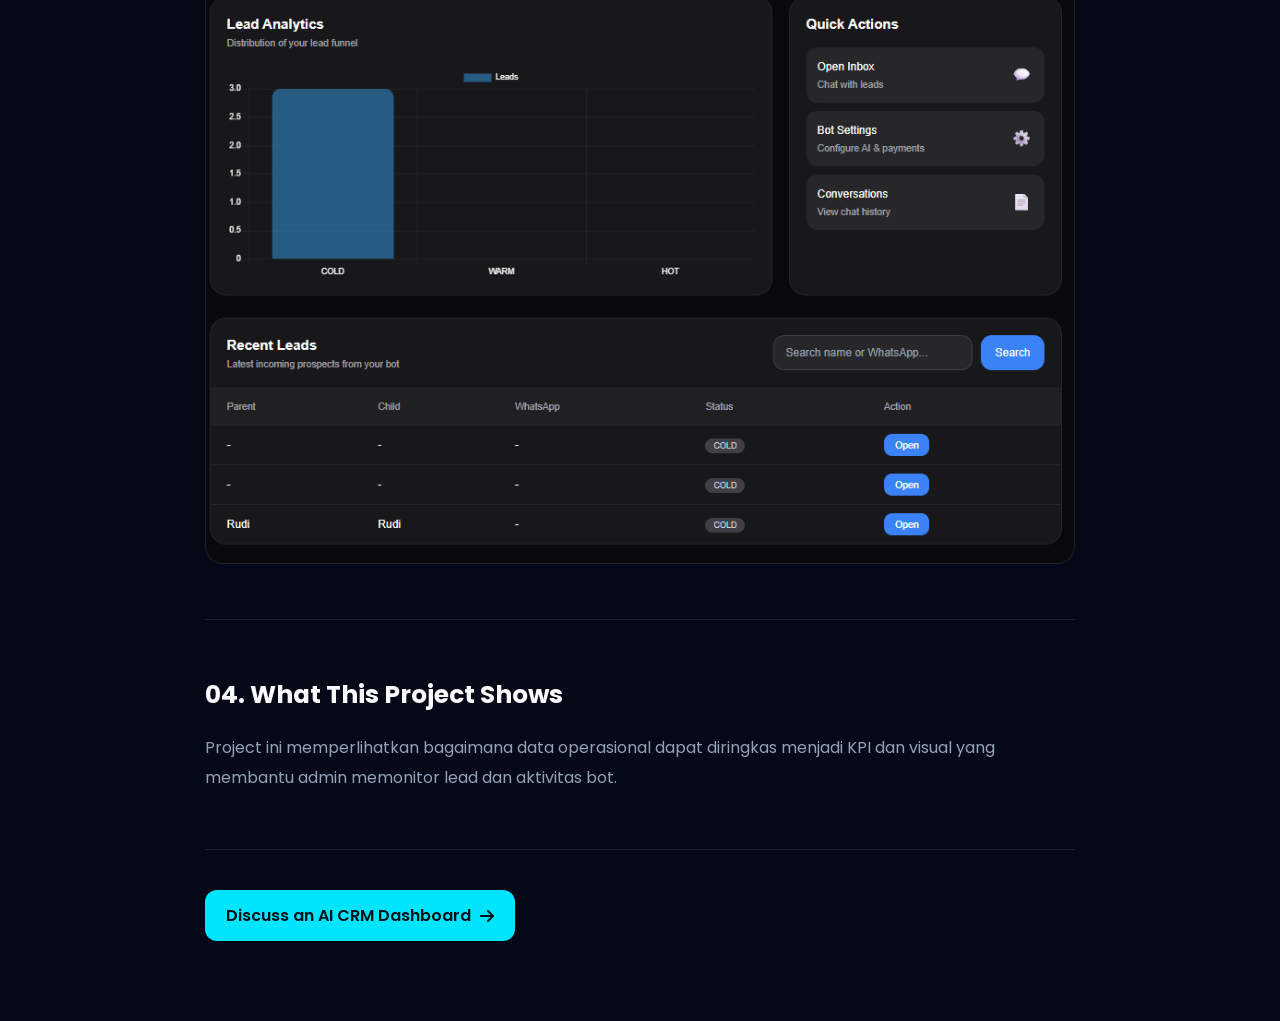
<file: projects/customer-dashboard.html>
<!DOCTYPE html>
<html lang="id"><head><meta charset="UTF-8"><meta name="viewport" content="width=device-width, initial-scale=1.0">
<title>AI CRM Sales Dashboard | Ivan Adrian Prastya</title><link href="https://fonts.googleapis.com/css2?family=Poppins:wght@300;400;500;600;700&display=swap" rel="stylesheet">
<link rel="stylesheet" href="https://cdnjs.cloudflare.com/ajax/libs/font-awesome/6.5.1/css/all.min.css"><link rel="stylesheet" href="../css/style.css">    <script src="../js/analytics.js"></script>
</head>
<body class="case-page"><nav class="navbar"><a class="logo" href="../index.html">IVAN<span>.</span></a><a class="back-link" href="../index.html#projects"><i class="fa-solid fa-arrow-left"></i> Back to Projects</a></nav>
<main class="case-main"><div class="case-hero"><div class="project-label">AI CRM · DATA VISUALIZATION CASE STUDY</div><h1>📈 AI CRM Sales Dashboard</h1><p>Dashboard untuk memonitor leads, status lead, conversations, dan aktivitas AI sales bot dari satu tampilan.</p><div class="tags"><span>AI CRM</span><span>Dashboard</span><span>Analytics</span><span>UI</span></div></div>
<section class="case-section"><h2>01. The Goal</h2><p>Membuat tampilan yang membantu admin melihat performa bot dan lead tanpa harus membuka data percakapan satu per satu.</p></section>
<section class="case-section"><h2>02. Dashboard Approach</h2><div class="case-list"><div>📌 <b>Lead KPIs</b><span>Total leads dan distribusi HOT, WARM, dan COLD.</span></div><div>💬 <b>Conversation Access</b><span>Akses cepat ke inbox dan riwayat conversations.</span></div><div>⚙️ <b>Quick Actions</b><span>Shortcut untuk settings dan pengelolaan bot.</span></div></div></section>
<section class="case-section"><h2>03. Dashboard Preview</h2><div class="case-gallery single"><img src="../assets/dashboard-2.png" alt="AI CRM sales dashboard"></div></section>
<section class="case-section"><h2>04. What This Project Shows</h2><p>Project ini memperlihatkan bagaimana data operasional dapat diringkas menjadi KPI dan visual yang membantu admin memonitor lead dan aktivitas bot.</p></section>
<a class="btn-primary case-cta" href="../index.html#contact">Discuss an AI CRM Dashboard <i class="fa-solid fa-arrow-right"></i></a>
</main></body></html>
</file>
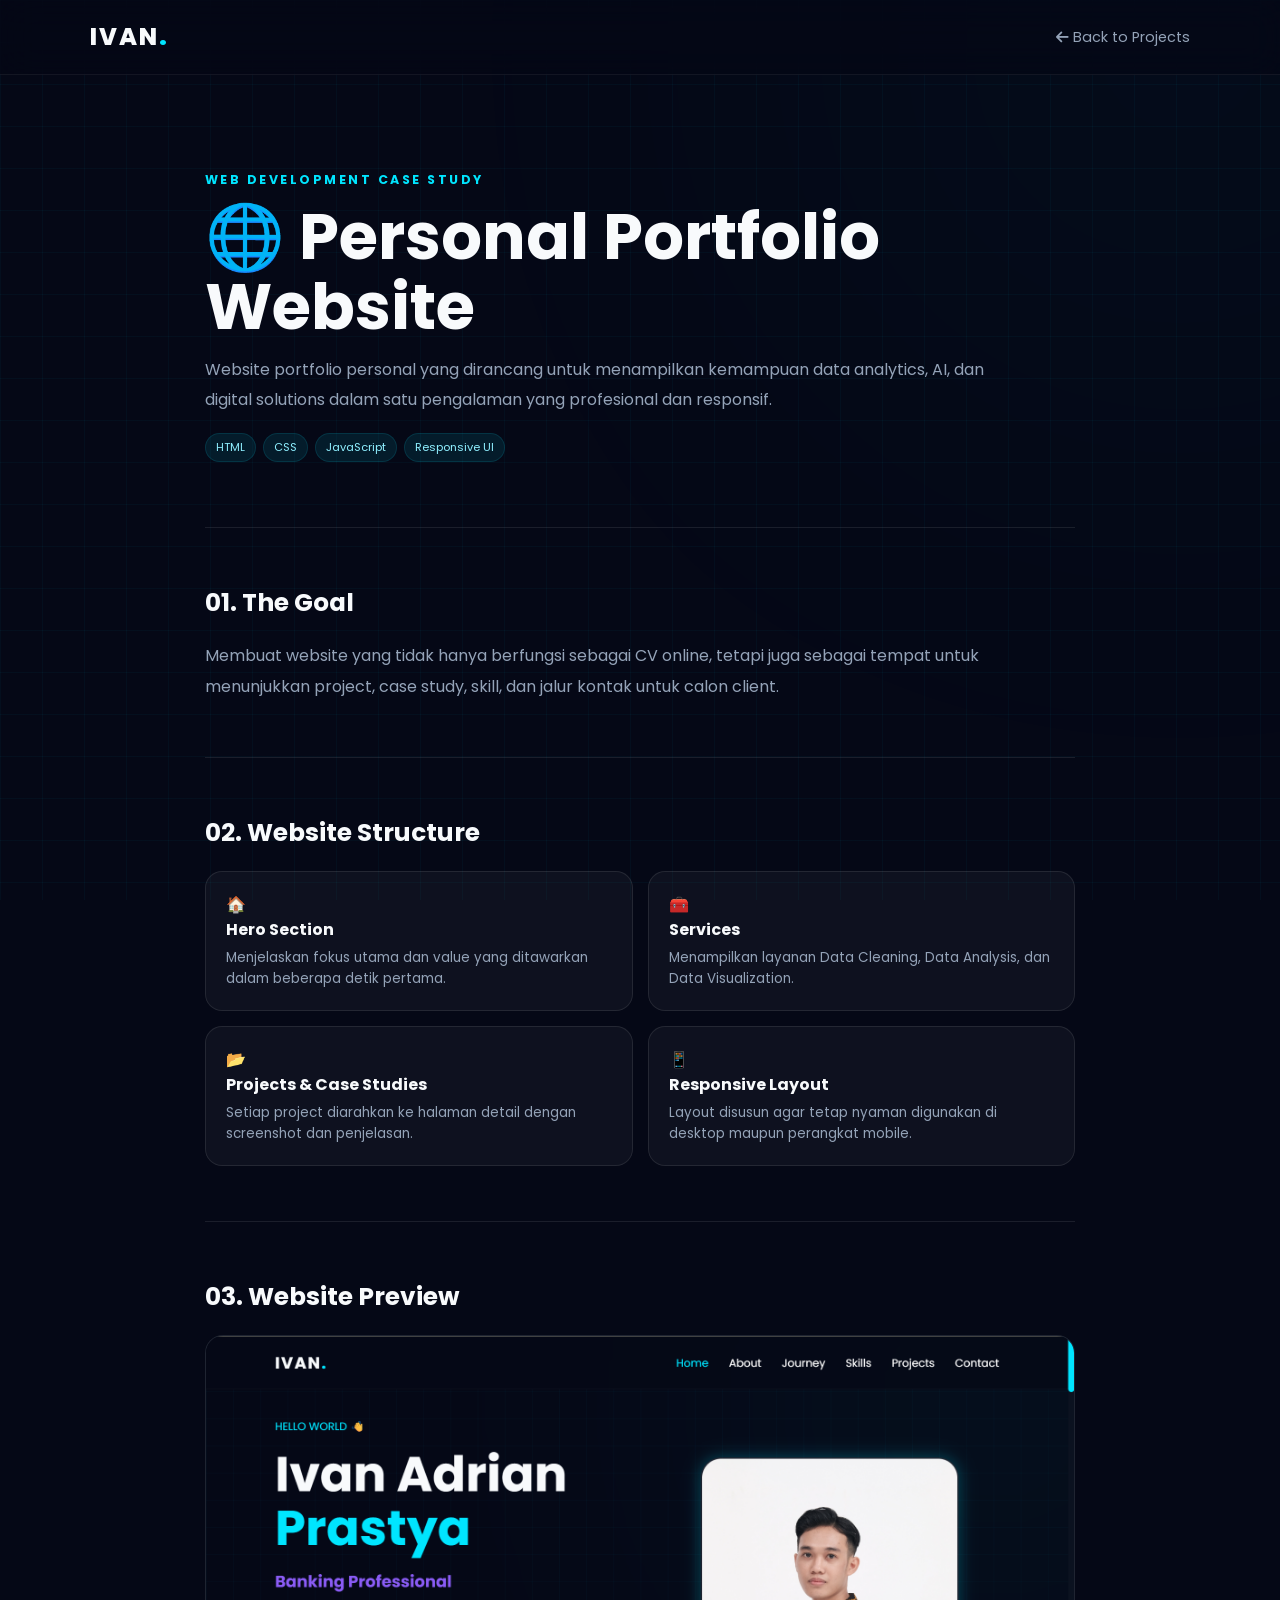
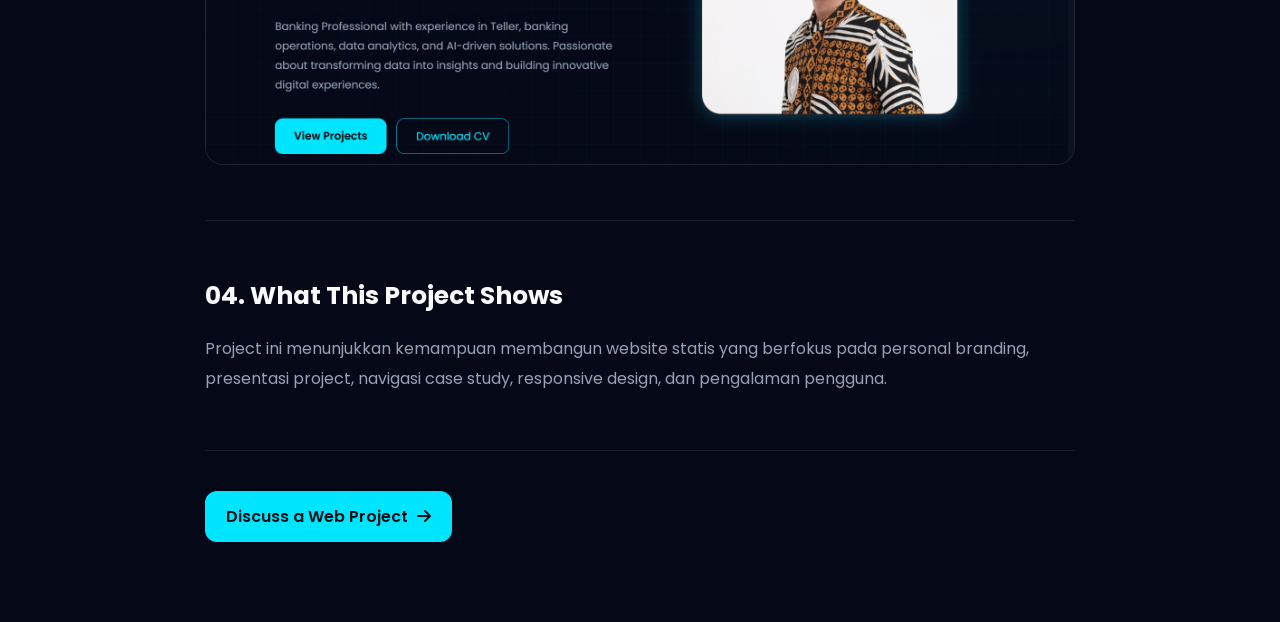
<file: projects/portfolio-website.html>
<!DOCTYPE html>
<html lang="id"><head><meta charset="UTF-8"><meta name="viewport" content="width=device-width, initial-scale=1.0">
<title>Personal Portfolio Website | Ivan Adrian Prastya</title>
<meta name="description" content="Personal portfolio website untuk menampilkan project data analytics, AI CRM, dan digital solutions.">
<link href="https://fonts.googleapis.com/css2?family=Poppins:wght@300;400;500;600;700&display=swap" rel="stylesheet">
<link rel="stylesheet" href="https://cdnjs.cloudflare.com/ajax/libs/font-awesome/6.5.1/css/all.min.css"><link rel="stylesheet" href="../css/style.css">    <script src="../js/analytics.js"></script>
</head>
<body class="case-page"><nav class="navbar"><a class="logo" href="../index.html">IVAN<span>.</span></a><a class="back-link" href="../index.html#projects"><i class="fa-solid fa-arrow-left"></i> Back to Projects</a></nav>
<main class="case-main">
<div class="case-hero"><div class="project-label">WEB DEVELOPMENT CASE STUDY</div><h1>🌐 Personal Portfolio Website</h1><p>Website portfolio personal yang dirancang untuk menampilkan kemampuan data analytics, AI, dan digital solutions dalam satu pengalaman yang profesional dan responsif.</p><div class="tags"><span>HTML</span><span>CSS</span><span>JavaScript</span><span>Responsive UI</span></div></div>
<section class="case-section"><h2>01. The Goal</h2><p>Membuat website yang tidak hanya berfungsi sebagai CV online, tetapi juga sebagai tempat untuk menunjukkan project, case study, skill, dan jalur kontak untuk calon client.</p></section>
<section class="case-section"><h2>02. Website Structure</h2><div class="case-list">
<div>🏠 <b>Hero Section</b><span>Menjelaskan fokus utama dan value yang ditawarkan dalam beberapa detik pertama.</span></div>
<div>🧰 <b>Services</b><span>Menampilkan layanan Data Cleaning, Data Analysis, dan Data Visualization.</span></div>
<div>📂 <b>Projects & Case Studies</b><span>Setiap project diarahkan ke halaman detail dengan screenshot dan penjelasan.</span></div>
<div>📱 <b>Responsive Layout</b><span>Layout disusun agar tetap nyaman digunakan di desktop maupun perangkat mobile.</span></div>
</div></section>
<section class="case-section"><h2>03. Website Preview</h2><div class="case-gallery single"><img src="../assets/portfolio-home.png" alt="Ivan Adrian Prastya portfolio website homepage"></div></section>
<section class="case-section"><h2>04. What This Project Shows</h2><p>Project ini menunjukkan kemampuan membangun website statis yang berfokus pada personal branding, presentasi project, navigasi case study, responsive design, dan pengalaman pengguna.</p></section>
<a class="btn-primary case-cta" href="../index.html#contact">Discuss a Web Project <i class="fa-solid fa-arrow-right"></i></a>
</main></body></html>
</file>
<file: css/style.css>
*{margin:0;padding:0;box-sizing:border-box;scroll-behavior:smooth}
:root{--bg:#050816;--card:#0d1426;--cyan:#00e5ff;--purple:#8b5cf6;--white:#f8fafc;--gray:#94a3b8;--line:rgba(255,255,255,.09)}
html{overflow-x:hidden}body{font-family:'Poppins',sans-serif;background:var(--bg);color:var(--white);overflow-x:hidden;line-height:1.6}
body::before{content:"";position:fixed;inset:0;background-image:linear-gradient(rgba(0,229,255,.035) 1px,transparent 1px),linear-gradient(90deg,rgba(0,229,255,.035) 1px,transparent 1px);background-size:42px 42px;z-index:-3}
body::after{content:"";position:fixed;width:600px;height:600px;background:var(--cyan);border-radius:50%;filter:blur(280px);opacity:.06;top:-250px;right:-200px;z-index:-2}
a{color:inherit}.navbar{position:fixed;top:0;left:0;width:100%;padding:18px 7%;display:flex;justify-content:space-between;align-items:center;background:rgba(5,8,22,.72);backdrop-filter:blur(18px);border-bottom:1px solid rgba(255,255,255,.06);z-index:999}
.logo{font-size:1.5rem;font-weight:800;letter-spacing:2px;text-decoration:none}.logo span{color:var(--cyan)}
.nav-menu{display:flex;gap:28px;list-style:none}.nav-menu a{text-decoration:none;color:#e2e8f0;font-size:.92rem;transition:.25s}.nav-menu a:hover,.nav-menu a.active{color:var(--cyan)}
.menu-btn{display:none;font-size:1.4rem;cursor:pointer}.back-link{text-decoration:none;color:var(--gray);font-size:.9rem}.back-link:hover{color:var(--cyan)}
section{padding:110px 7%}.hero{min-height:100vh;display:flex;align-items:center;justify-content:space-between;gap:70px;padding-top:130px}.hero-content{flex:1;max-width:760px}.eyebrow,.section-title span,.project-label{color:var(--cyan);font-size:.78rem;font-weight:700;letter-spacing:2.5px}.hero h1{font-size:clamp(3rem,6vw,5.3rem);line-height:1.05;margin:16px 0}.hero h1 span{color:var(--cyan)}#typing-text{min-height:36px;color:var(--purple);font-size:1.25rem;margin:20px 0}.hero-description{color:var(--gray);max-width:700px;font-size:1.03rem;line-height:1.9}.hero-buttons{display:flex;gap:14px;margin-top:30px;flex-wrap:wrap}.btn-primary,.btn-secondary{display:inline-flex;align-items:center;gap:9px;text-decoration:none;padding:13px 21px;border-radius:12px;font-weight:600;transition:.25s}.btn-primary{background:var(--cyan);color:#031016}.btn-primary:hover{transform:translateY(-3px);box-shadow:0 0 24px rgba(0,229,255,.35)}.btn-secondary{border:1px solid rgba(0,229,255,.55);color:var(--cyan)}.btn-secondary:hover{background:rgba(0,229,255,.1);transform:translateY(-3px)}
.hero-proof{display:flex;flex-wrap:wrap;gap:18px;margin-top:28px;color:#cbd5e1;font-size:.84rem}.hero-proof i{color:var(--cyan);margin-right:5px}
.hero-image{flex:0 0 390px;position:relative;display:flex;justify-content:center;align-items:center}.hero-image img{width:340px;height:420px;object-fit:cover;border-radius:34px;border:1px solid rgba(255,255,255,.14);box-shadow:0 0 45px rgba(0,229,255,.16);animation:float 5s ease-in-out infinite;position:relative;z-index:2}.image-ring{position:absolute;width:390px;height:390px;border:1px solid rgba(0,229,255,.2);border-radius:50%;box-shadow:0 0 70px rgba(0,229,255,.08)}
.floating-badge{position:absolute;z-index:3;background:rgba(13,20,38,.9);border:1px solid var(--line);backdrop-filter:blur(12px);padding:10px 13px;border-radius:12px;display:flex;align-items:center;gap:8px;font-size:.8rem;box-shadow:0 12px 35px rgba(0,0,0,.3)}.floating-badge i{color:var(--cyan)}.badge-one{left:0;top:22%}.badge-two{right:0;bottom:20%}
.stats-strip{padding:30px 7%;display:grid;grid-template-columns:repeat(4,1fr);border-top:1px solid var(--line);border-bottom:1px solid var(--line);background:rgba(255,255,255,.02)}.stat{text-align:center;border-right:1px solid var(--line)}.stat:last-child{border:0}.stat strong{display:block;color:var(--cyan);font-size:1.8rem}.stat span{color:var(--gray);font-size:.78rem}
.section-title{text-align:center;margin-bottom:55px}.section-title h2{font-size:clamp(2rem,4vw,3rem);margin:7px 0 10px}.section-title p{color:var(--gray);max-width:700px;margin:auto}
.service-grid,.skills-grid{display:grid;grid-template-columns:repeat(3,1fr);gap:24px;max-width:1150px;margin:auto}.service-card,.skill-card{background:rgba(255,255,255,.045);border:1px solid var(--line);border-radius:22px;padding:30px;transition:.3s}.service-card:hover,.skill-card:hover{transform:translateY(-7px);border-color:rgba(0,229,255,.4);box-shadow:0 18px 50px rgba(0,229,255,.08)}.service-icon{width:52px;height:52px;display:grid;place-items:center;border-radius:15px;background:rgba(0,229,255,.1);color:var(--cyan);font-size:1.35rem;margin-bottom:20px}.service-card h3,.skill-card h3{margin-bottom:10px}.service-card p{color:var(--gray);font-size:.9rem;line-height:1.7}.service-card ul,.skill-card ul{list-style:none;margin-top:18px}.service-card li,.skill-card li{color:#cbd5e1;font-size:.84rem;margin:8px 0}.service-card li::before{content:"✓";color:var(--cyan);margin-right:9px}
.project-grid{display:grid;grid-template-columns:repeat(3,1fr);gap:24px;max-width:1200px;margin:auto}.project-card{text-decoration:none;background:rgba(255,255,255,.045);border:1px solid var(--line);border-radius:22px;overflow:hidden;transition:.35s;display:flex;flex-direction:column}.project-card:hover{transform:translateY(-8px);border-color:rgba(0,229,255,.45);box-shadow:0 22px 55px rgba(0,229,255,.1)}.project-image{height:205px;background:#080d1c;overflow:hidden}.project-image img{width:100%;height:100%;object-fit:cover;transition:.45s}.project-card:hover .project-image img{transform:scale(1.04)}.project-body{padding:25px}.project-body h3{margin:7px 0 10px;font-size:1.2rem}.project-body p{color:var(--gray);font-size:.87rem;line-height:1.7;min-height:75px}.tags{display:flex;flex-wrap:wrap;gap:7px;margin-top:17px}.tags span{padding:5px 10px;border-radius:50px;font-size:.7rem;background:rgba(0,229,255,.09);color:#8eefff;border:1px solid rgba(0,229,255,.12)}.case-link{display:inline-flex;gap:8px;align-items:center;margin-top:19px;color:var(--cyan);font-size:.84rem;font-weight:600}.case-link i{transition:.25s}.project-card:hover .case-link i{transform:translateX(4px)}
.process-grid{max-width:1200px;margin:auto;display:flex;align-items:stretch;justify-content:center}.process-step{flex:1;text-align:center;padding:22px}.process-step b{display:block;color:var(--cyan);font-size:.75rem;letter-spacing:2px}.process-step i{font-size:1.6rem;color:var(--cyan);margin:14px 0}.process-step h3{font-size:1rem}.process-step p{color:var(--gray);font-size:.8rem;margin-top:7px}.process-line{width:55px;height:1px;background:rgba(0,229,255,.3);margin-top:70px}
.skill-card{text-align:center}.skill-card i{font-size:2.3rem;color:var(--cyan);margin-bottom:14px}.skill-card ul{margin-top:10px}
.about-grid{max-width:1100px;margin:auto;display:grid;grid-template-columns:1.4fr .8fr;gap:25px}.glass-card{background:rgba(255,255,255,.045);border:1px solid var(--line);border-radius:22px;padding:32px}.glass-card p{color:var(--gray);line-height:1.9;margin-bottom:14px}.mini-timeline{display:flex;flex-direction:column;gap:12px}.mini-timeline div{background:rgba(255,255,255,.045);border:1px solid var(--line);border-radius:16px;padding:18px}.mini-timeline b{display:block;color:var(--cyan);font-size:.8rem}.mini-timeline span{color:#dbe4ee;font-size:.88rem}
.contact{padding-top:70px}.contact-card{max-width:1050px;margin:auto;padding:55px 35px;border:1px solid rgba(0,229,255,.18);border-radius:28px;background:radial-gradient(circle at top right,rgba(0,229,255,.08),transparent 40%),rgba(255,255,255,.03)}.contact-container{display:flex;justify-content:center;flex-wrap:wrap;gap:12px}.contact-container a{text-decoration:none;color:#fff;padding:12px 19px;border-radius:12px;background:rgba(255,255,255,.05);border:1px solid var(--line);transition:.25s}.contact-container a:hover{background:var(--cyan);color:#031016}.contact-container i{margin-right:7px}
footer{padding:28px 7%;text-align:center;color:#64748b;border-top:1px solid var(--line);font-size:.8rem}
.case-main{max-width:1050px;margin:auto;padding:130px 7% 80px}.case-hero{padding:40px 0 65px;border-bottom:1px solid var(--line)}.case-hero h1{font-size:clamp(2.4rem,5vw,4.2rem);line-height:1.1;margin:12px 0}.case-hero p{color:var(--gray);max-width:780px;font-size:1rem;line-height:1.9}.case-section{padding:55px 0;border-bottom:1px solid var(--line)}.case-section h2{font-size:1.55rem;margin-bottom:18px}.case-section>p{color:var(--gray);max-width:850px;line-height:1.9}.case-list{display:grid;grid-template-columns:repeat(2,1fr);gap:15px}.case-list div{background:rgba(255,255,255,.04);border:1px solid var(--line);border-radius:17px;padding:20px}.case-list b{display:block;margin-bottom:4px}.case-list span{display:block;color:var(--gray);font-size:.84rem}.case-gallery{display:grid;grid-template-columns:1fr 1fr;gap:18px}.case-gallery.single{grid-template-columns:1fr}.case-gallery img{width:100%;border-radius:18px;border:1px solid var(--line);background:#090e1d}.case-cta{margin-top:40px}
@keyframes float{0%,100%{transform:translateY(0)}50%{transform:translateY(-10px)}}
::-webkit-scrollbar{width:9px}::-webkit-scrollbar-track{background:#080d18}::-webkit-scrollbar-thumb{background:#164b56;border-radius:20px}
@media(max-width:950px){.hero{flex-direction:column-reverse;text-align:center;padding-top:120px}.hero-description{margin:auto}.hero-buttons,.hero-proof{justify-content:center}.hero-image{flex-basis:auto}.service-grid,.project-grid,.skills-grid{grid-template-columns:1fr 1fr}.about-grid{grid-template-columns:1fr}.process-grid{flex-wrap:wrap}.process-line{display:none}}
@media(max-width:700px){section{padding:85px 5%}.navbar{padding:17px 5%}.nav-menu{position:absolute;top:70px;left:0;width:100%;display:none;flex-direction:column;align-items:center;gap:0;padding:15px 0;background:rgba(5,8,22,.97);border-bottom:1px solid var(--line)}.nav-menu.show{display:flex}.nav-menu li{width:100%;text-align:center}.nav-menu a{display:block;padding:12px}.menu-btn{display:block}.hero h1{font-size:2.8rem}.hero-image{width:100%}.hero-image img{width:275px;height:340px}.image-ring{width:310px;height:310px}.badge-one{left:4%}.badge-two{right:4%}.stats-strip{grid-template-columns:1fr 1fr;gap:18px}.stat{border-right:0}.stat:nth-child(-n+2){border-bottom:1px solid var(--line);padding-bottom:15px}.service-grid,.project-grid,.skills-grid,.case-list,.case-gallery{grid-template-columns:1fr}.project-image{height:190px}.contact-card{padding:40px 20px}.case-main{padding-left:5%;padding-right:5%}}

.data-preview{position:relative;display:flex;align-items:flex-end;justify-content:center;gap:13px;padding:30px 35px 42px;background:radial-gradient(circle at 50% 15%,rgba(0,229,255,.13),transparent 45%),#080d1c}.data-bars{height:130px;width:82%;display:flex;align-items:flex-end;gap:10px;border-bottom:1px solid rgba(255,255,255,.18)}.data-bars i{display:block;flex:1;border-radius:6px 6px 0 0;background:linear-gradient(to top,rgba(0,229,255,.35),rgba(139,92,246,.95));box-shadow:0 0 18px rgba(0,229,255,.12)}.preview-caption{position:absolute;left:24px;top:18px;font-size:.62rem;letter-spacing:1.7px;color:#8eefff;font-weight:700}.sql-box{margin-top:22px;background:#070b14;border:1px solid var(--line);border-radius:16px;padding:20px;overflow:auto}.sql-box code{color:#b9f6ff;font-family:Consolas,monospace;font-size:.8rem;line-height:1.8}.insight-grid{display:grid;grid-template-columns:repeat(3,1fr);gap:14px;margin-top:22px}.insight-card{padding:18px;border-radius:16px;background:rgba(255,255,255,.04);border:1px solid var(--line)}.insight-card strong{display:block;color:var(--cyan);font-size:.9rem;margin-bottom:6px}.insight-card span{color:var(--gray);font-size:.78rem}@media(max-width:700px){.insight-grid{grid-template-columns:1fr}}

.case-gallery figure{margin:0;background:rgba(255,255,255,.025);border:1px solid var(--line);border-radius:18px;overflow:hidden}.case-gallery figcaption{padding:12px 15px;color:#94a3b8;font-size:.76rem}
</file>
